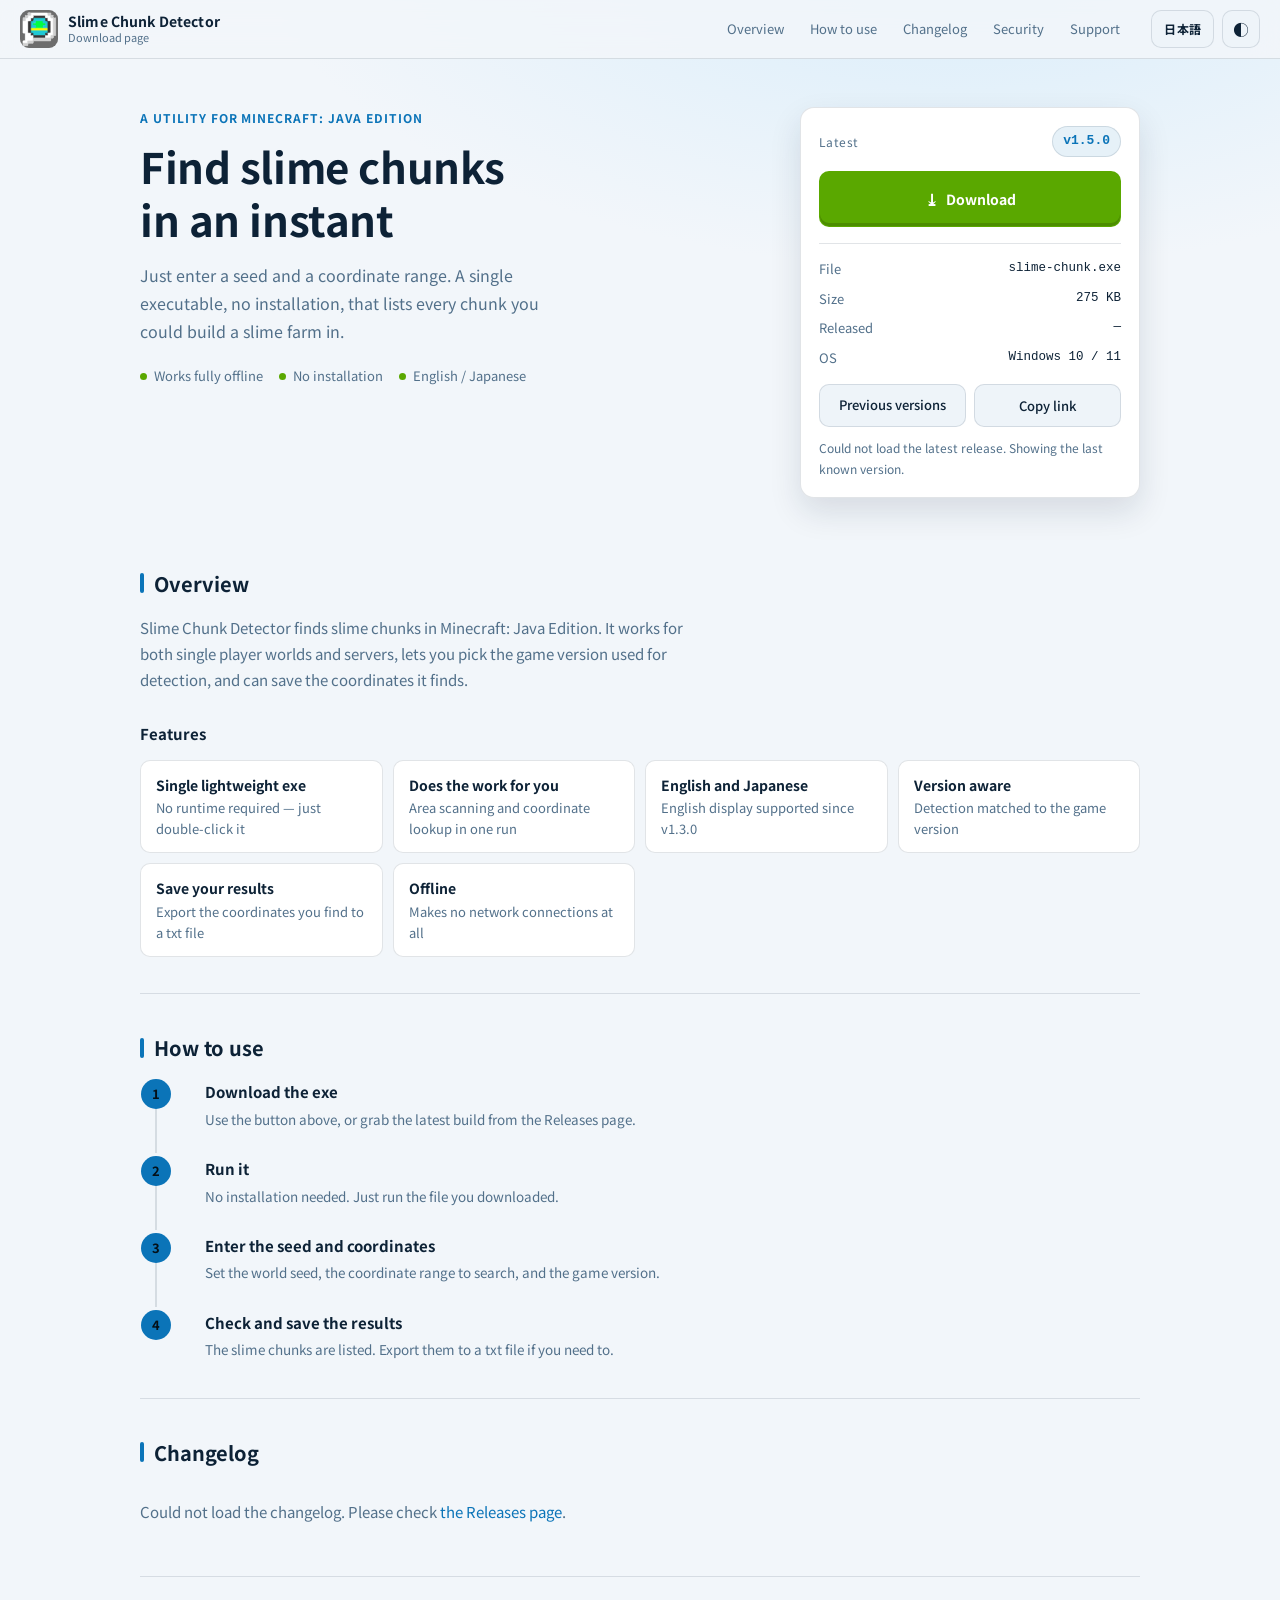
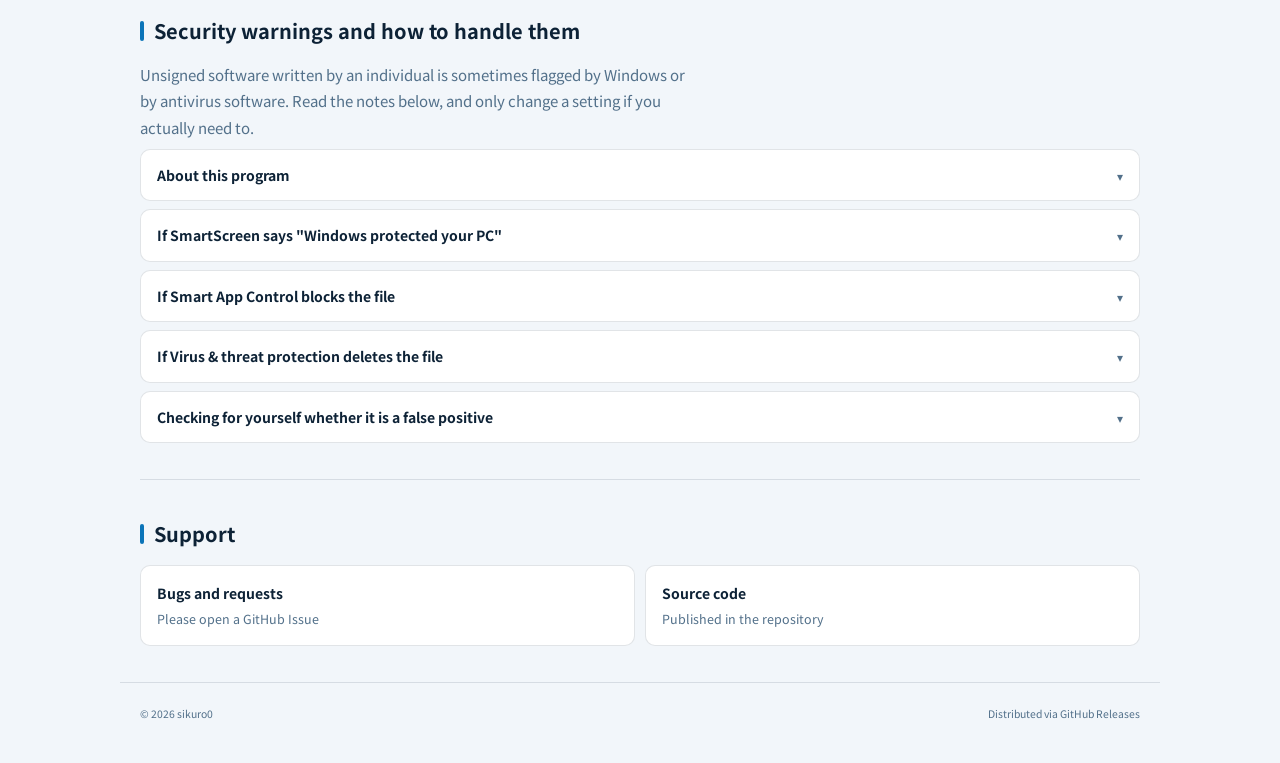
<file: index.html>
<!DOCTYPE html>
<html lang="ja" data-theme="dark">
<head>
  <meta charset="utf-8">
  <meta name="viewport" content="width=device-width,initial-scale=1,viewport-fit=cover">

  <!-- ============================================================
       ページ内の文章は assets/i18n.js から差し替えられます。
       文章を直すときは i18n.js のほうを編集してください。
       （このHTML内の日本語は、JSが読み込めなかったときの保険です）
       ============================================================ -->

  <title>Slime Chunk Detector 日本語版 | Minecraft スライムチャンク判定ツール</title>
  <meta name="description" content="Minecraft（マイクラ）のシード値と座標から、スライムチャンクを高速に自動判定する軽量ツールです。オフライン動作・日本語対応。GitHub Releases から無料でダウンロードできます。">
  <meta name="keywords" content="Minecraft, マイクラ, スライムチャンク, Slime Chunk Detector, slime chunk finder, スライムトラップ, シード値, ダウンロード">
  <meta name="robots" content="index,follow">
  <meta name="theme-color" content="#0a1626">

  <!-- Open Graph / Twitter -->
  <meta property="og:title" content="Slime Chunk Detector 日本語版 - ダウンロード">
  <meta property="og:description" content="Minecraft用のスライムチャンク判定ツール。オフラインで動作する軽量実行ファイルを GitHub Releases からダウンロードできます。">
  <meta property="og:type" content="website">
  <meta property="og:url" content="https://sikuro0.github.io/slime-chunk-Detector/">
  <meta property="og:site_name" content="Slime Chunk Detector">
  <meta name="twitter:card" content="summary">
  <link rel="canonical" href="https://sikuro0.github.io/slime-chunk-Detector/">

  <!-- 日本語ページと英語ページを同一URLで出し分けていることの明示 -->
  <link rel="alternate" hreflang="ja" href="https://sikuro0.github.io/slime-chunk-Detector/">
  <link rel="alternate" hreflang="en" href="https://sikuro0.github.io/slime-chunk-Detector/">
  <link rel="alternate" hreflang="x-default" href="https://sikuro0.github.io/slime-chunk-Detector/">

  <!-- アイコン -->
  <link rel="icon" href="./assets/favicon.ico" sizes="32x32">
  <link rel="icon" href="./assets/icon.svg" type="image/svg+xml">
  <link rel="icon" href="./assets/icon-192.png" type="image/png" sizes="192x192">
  <link rel="apple-touch-icon" href="./assets/apple-touch-icon.png">

  <link rel="preconnect" href="https://fonts.googleapis.com">
  <link rel="preconnect" href="https://fonts.gstatic.com" crossorigin>
  <link href="https://fonts.googleapis.com/css2?family=Press+Start+2P&family=Noto+Sans+JP:wght@400;500;700&display=swap" rel="stylesheet">

  <link rel="stylesheet" href="./assets/style.css?v=2">
</head>
<body>
<a class="skip-link" href="#main" data-i18n="skip">本文へスキップ</a>

<!-- ============================================================
     ヘッダー（固定）
     ============================================================ -->
<header class="site-header">
  <a class="brand" href="#top">
    <img class="brand-mark" src="./assets/icon.svg" alt="" width="38" height="38">
    <span class="brand-text">
      <strong>Slime Chunk Detector</strong>
      <small data-i18n="brand.sub">日本語版 配布ページ</small>
    </span>
  </a>

  <nav class="site-nav" aria-label="Section links">
    <a href="#overview"  data-i18n="nav.overview">概要</a>
    <a href="#usage"     data-i18n="nav.usage">使い方</a>
    <a href="#changelog" data-i18n="nav.changelog">更新履歴</a>
    <a href="#safety"    data-i18n="nav.safety">安全性</a>
    <a href="#support"   data-i18n="nav.support">サポート</a>
  </nav>

  <div class="header-actions">
    <button class="lang-toggle" id="langToggle" type="button" data-i18n-aria="lang.aria">
      <span id="langLabel" data-i18n="lang.other">EN</span>
    </button>
    <button class="theme-toggle" id="themeToggle" type="button" data-i18n-aria="theme.aria">
      <span aria-hidden="true">◐</span>
    </button>
  </div>
</header>

<main id="main">

  <!-- ============================================================
       ヒーロー（ダウンロード）
       ============================================================ -->
  <section class="hero" id="top">
    <div class="hero-body">
      <p class="eyebrow" data-i18n="hero.eyebrow">Minecraft Java Edition ユーティリティ</p>
      <h1 data-i18n="hero.title">スライムチャンクを<br>一瞬で見つける</h1>
      <p class="lead" data-i18n="hero.lead">
        シード値と座標を入れるだけ。インストール不要の単体 exe で、
        スライムトラップに使えるチャンクをまとめて判定します。
      </p>

      <ul class="hero-badges">
        <li><span class="dot"></span><span data-i18n="hero.badge1">完全オフライン動作</span></li>
        <li><span class="dot"></span><span data-i18n="hero.badge2">インストール不要</span></li>
        <li><span class="dot"></span><span data-i18n="hero.badge3">日本語 / English</span></li>
      </ul>
    </div>

    <!-- ダウンロードカード：中身は GitHub Releases から自動更新されます -->
    <div class="download-card" id="downloadCard">
      <div class="dl-head">
        <span class="dl-label" data-i18n="dl.label">最新版</span>
        <span class="chip" id="dlVersion">…</span>
      </div>

      <a class="btn btn-primary" id="downloadBtn" href="#" rel="noopener">
        <span class="btn-icon" aria-hidden="true">⤓</span>
        <span data-i18n="dl.button">ダウンロード</span>
      </a>

      <dl class="dl-meta">
        <div><dt data-i18n="dl.file">ファイル</dt><dd id="dlFileName">—</dd></div>
        <div><dt data-i18n="dl.size">サイズ</dt><dd id="dlSize">—</dd></div>
        <div><dt data-i18n="dl.date">公開日</dt><dd id="dlDate">—</dd></div>
        <div><dt data-i18n="dl.os">対応 OS</dt><dd data-i18n="dl.osValue">Windows 10 / 11</dd></div>
      </dl>

      <div class="dl-actions">
        <a class="btn btn-ghost" id="releasesLink" href="#" target="_blank" rel="noopener" data-i18n="dl.past">過去のバージョン</a>
        <button class="btn btn-ghost" id="copyLinkBtn" type="button" data-i18n="dl.copy">リンクをコピー</button>
      </div>

      <p class="dl-note" id="dlNote" role="status"></p>
    </div>
  </section>

  <div class="wrap">

    <!-- ============================================================
         概要・特徴
         ============================================================ -->
    <section class="section" id="overview">
      <h2 data-i18n="overview.h2">概要</h2>
      <p class="prose" data-i18n="overview.body">
        Slime Chunk Detector は、Minecraft（Java Edition）のスライムチャンクを判定するツールです。
        シングルプレイでもサーバーでも使え、ゲームバージョンを指定した判定と、
        見つかった座標の保存に対応しています。
      </p>

      <h3 data-i18n="overview.h3">特徴</h3>
      <!-- ▼ 項目を増やすときは <li> を足し、i18n.js に featN.t / featN.d を追加 -->
      <ul class="feature-grid">
        <li><strong data-i18n="feat1.t">軽量な単体 exe</strong><span data-i18n="feat1.d">ランタイム不要、ダブルクリックで起動</span></li>
        <li><strong data-i18n="feat2.t">多機能</strong><span data-i18n="feat2.d">範囲判定・座標検索をまとめて実行</span></li>
        <li><strong data-i18n="feat3.t">日本語対応</strong><span data-i18n="feat3.d">v1.3.0 から英語表示にも対応</span></li>
        <li><strong data-i18n="feat4.t">バージョン指定</strong><span data-i18n="feat4.d">ゲームバージョンごとの判定に対応</span></li>
        <li><strong data-i18n="feat5.t">結果を保存</strong><span data-i18n="feat5.d">発見した座標を txt に書き出し</span></li>
        <li><strong data-i18n="feat6.t">オフライン</strong><span data-i18n="feat6.d">ネットワーク通信は一切行いません</span></li>
      </ul>
    </section>

    <!-- ============================================================
         使い方
         ============================================================ -->
    <section class="section" id="usage">
      <h2 data-i18n="usage.h2">使い方</h2>
      <ol class="steps">
        <li>
          <h3 data-i18n="step1.t">exe をダウンロード</h3>
          <p data-i18n="step1.d">上のボタン、または Releases ページから最新版を取得します。</p>
        </li>
        <li>
          <h3 data-i18n="step2.t">exe を起動</h3>
          <p data-i18n="step2.d">インストールは不要です。保存したファイルをそのまま実行してください。</p>
        </li>
        <li>
          <h3 data-i18n="step3.t">シード値と座標を入力</h3>
          <p data-i18n="step3.d">ワールドのシード値、探索する座標の範囲、ゲームバージョンを指定します。</p>
        </li>
        <li>
          <h3 data-i18n="step4.t">結果を確認・保存</h3>
          <p data-i18n="step4.d">スライムチャンクの一覧が表示されます。必要なら txt に書き出せます。</p>
        </li>
      </ol>
    </section>

    <!-- ============================================================
         更新履歴（GitHub Releases のタイトルと公開日を自動表示）
         ============================================================ -->
    <section class="section" id="changelog">
      <h2 data-i18n="changelog.h2">更新履歴</h2>
      <div id="changelogList" class="changelog">
        <p class="muted" data-i18n="changelog.loading">読み込み中…</p>
      </div>
    </section>

    <!-- ============================================================
         安全性と警告への対処
         ============================================================ -->
    <section class="section" id="safety">
      <h2 data-i18n="safety.h2">安全性と警告への対処</h2>
      <p class="prose" data-i18n="safety.lead">
        署名のない個人製の exe は、Windows やウイルス対策ソフトに警告されることがあります。
        以下の内容を確認したうえで、必要な場合のみ設定を変更してください。
      </p>

      <!-- ▼ 項目を増やすときは <details> を足し、i18n.js に saN.* を追加 -->
      <details class="acc">
        <summary data-i18n="sa1.s">このプログラムについて</summary>
        <div class="acc-body">
          <p data-i18n="sa1.p">シード値からスライムチャンクを判定するだけの単機能ツールです。<strong>ネットワーク接続は行いません</strong>。ソースコードは GitHub リポジトリで公開しています。</p>
        </div>
      </details>

      <details class="acc">
        <summary data-i18n="sa2.s">SmartScreen の「WindowsによってPCが保護されました」が出る場合</summary>
        <div class="acc-body">
          <ol data-i18n="sa2.list"><li>警告画面の「詳細情報」をクリック</li><li>表示された「実行」をクリック</li></ol>
          <p class="note" data-i18n="sa2.note">ダウンロード数が少ない新しいファイルに出る警告です。配布元が信頼できるかを必ず確認してください。</p>
        </div>
      </details>

      <details class="acc">
        <summary data-i18n="sa3.s">Smart App Control でブロックされる場合</summary>
        <div class="acc-body">
          <p data-i18n="sa3.p">Windows 11 の Smart App Control は、署名されていない実行ファイルをブロックすることがあります。</p>
          <ol data-i18n="sa3.list"><li>「Windows セキュリティ」を開く</li><li>「アプリとブラウザー コントロール」を選択</li><li>「Smart App Control の設定」を開く</li><li>「オフ」に切り替える（再起動が必要）</li></ol>
          <p class="note" data-i18n="sa3.note">Windows の保護機能のため、自己責任で設定してください。一度オフにすると再度オンにはできません。</p>
        </div>
      </details>

      <details class="acc">
        <summary data-i18n="sa4.s">ウイルスと脅威の防止で削除される場合</summary>
        <div class="acc-body">
          <ol data-i18n="sa4.list"><li>「Windows セキュリティ」を開く</li><li>「ウイルスと脅威の防止」を選択</li><li>「設定の管理」をクリック</li><li>「除外の追加または削除」を選択</li><li>「除外の追加」→「ファイル」から exe を指定</li></ol>
          <p class="note" data-i18n="sa4.note">除外設定はセキュリティを弱める可能性があるため、必要な場合のみ設定してください。</p>
        </div>
      </details>

      <details class="acc">
        <summary data-i18n="sa5.s">誤検知かどうかを自分で確かめる</summary>
        <div class="acc-body">
          <ul data-i18n="sa5.list"><li>VirusTotal にファイルをアップロードしてスキャン結果を確認する</li><li>GitHub のソースコードを読んで動作を確認する</li><li>必要であればベンダーに誤検知として報告する</li></ul>
          <p class="note" data-i18n="sa5.note">疑わしい点があれば実行を中止し、Issue でご相談ください。</p>
        </div>
      </details>
    </section>

    <!-- ============================================================
         サポート
         ============================================================ -->
    <section class="section" id="support">
      <h2 data-i18n="support.h2">サポート</h2>
      <div class="link-cards">
        <a class="link-card" id="issuesLink" href="#" target="_blank" rel="noopener">
          <strong data-i18n="support.c1t">不具合報告・要望</strong>
          <span data-i18n="support.c1d">GitHub Issues に投稿してください</span>
        </a>
        <a class="link-card" id="repoLink" href="#" target="_blank" rel="noopener">
          <strong data-i18n="support.c2t">ソースコード</strong>
          <span data-i18n="support.c2d">リポジトリで公開しています</span>
        </a>
      </div>
    </section>

  </div>
</main>

<footer class="site-footer">
  <small id="footerCopyright">© 2026 sikuro0</small>
  <small data-i18n="footer.dist">配布: GitHub Releases</small>
</footer>

<!-- モバイル用の固定ダウンロードバー -->
<div class="mobile-bar" id="mobileBar" hidden>
  <div class="mobile-bar-info">
    <strong data-i18n="dl.label">最新版</strong>
    <span id="mobileVersion">—</span>
  </div>
  <a class="btn btn-primary" id="mobileDownloadBtn" href="#" rel="noopener" data-i18n="dl.button">ダウンロード</a>
</div>

<noscript>
  <div class="noscript" id="noscriptMsg">
    JavaScript が無効のため、最新版の情報を表示できません。
    <a href="https://github.com/sikuro0/slime-chunk-Detector/releases">GitHub Releases ページ</a>から直接ダウンロードしてください。
  </div>
</noscript>

<script src="./assets/config.js"></script>
<script src="./assets/i18n.js"></script>
<script src="./assets/app.js" defer></script>
<script src="./assets/config.js?v=2"></script>
<script src="./assets/i18n.js?v=2"></script>
<script src="./assets/app.js?v=2" defer></script>
</body>
</html>
</file>
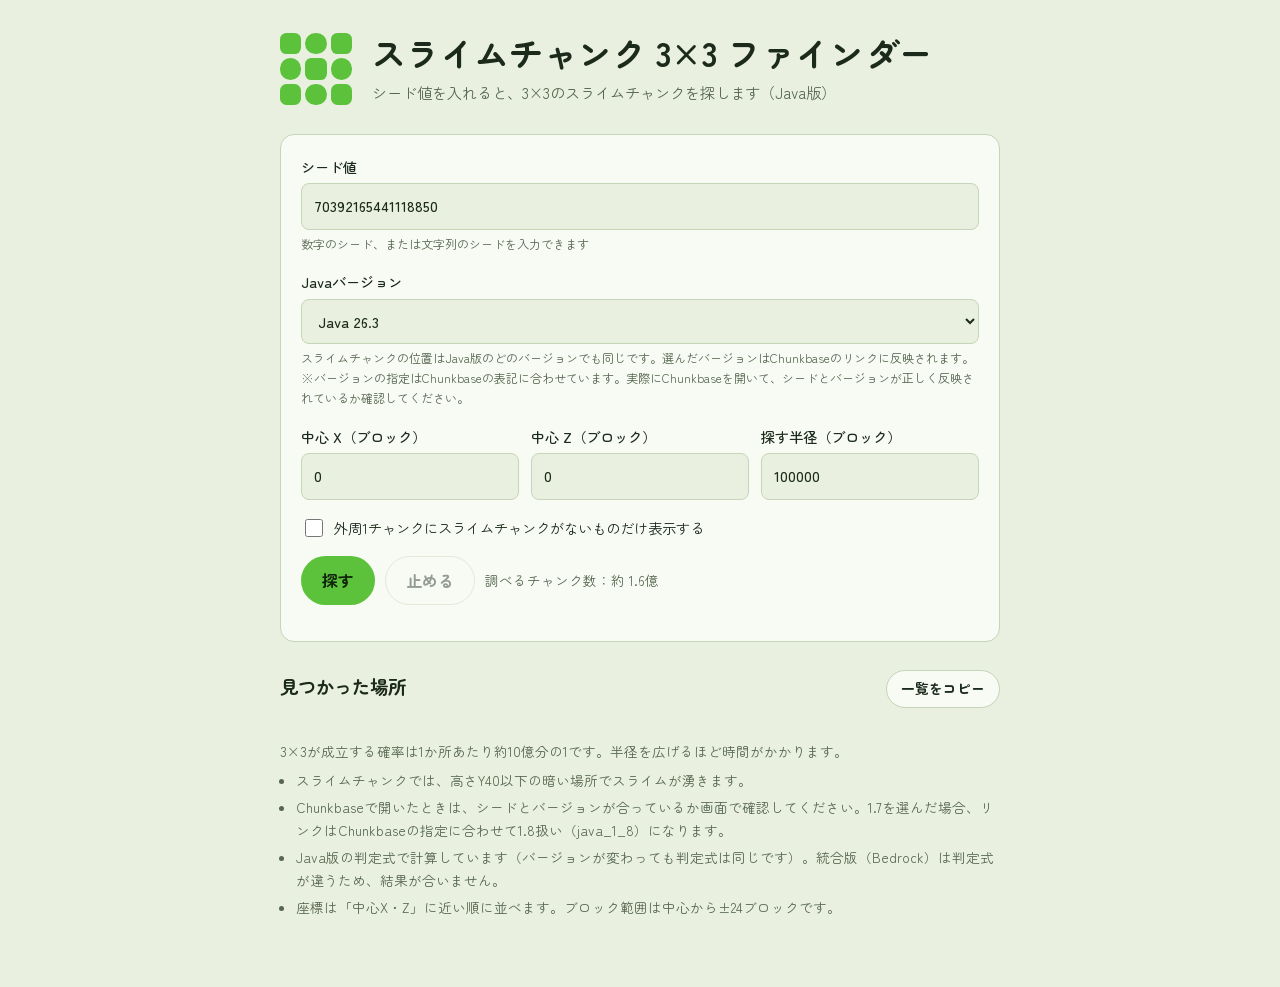
<file: src/early_versions/slime_finder.html>
<!DOCTYPE html>
<html lang="ja">
<head>
<meta charset="utf-8">
<meta name="viewport" content="width=device-width, initial-scale=1, viewport-fit=cover">
<title>スライムチャンク 3×3 ファインダー</title>
<link rel="preconnect" href="https://fonts.googleapis.com">
<link rel="stylesheet" href="https://fonts.googleapis.com/css2?family=Zen+Maru+Gothic:wght@400;500;700&display=swap">
<style>
:root {
  --bg: #e9f0df;
  --surface: #f8fbf3;
  --ink: #1b2a1a;
  --muted: #566650;
  --line: #c6d4b8;
  --slime: #5cc23c;
  --slime-ink: #10230b;
  --deep: #2d6a34;
  --cell-off: #dbe5cf;
  --focus: #1c6fd1;
  box-sizing: border-box;
  padding-top: env(safe-area-inset-top, 0px);
  padding-bottom: env(safe-area-inset-bottom, 0px);
}
@media (prefers-color-scheme: dark) {
  :root:not([data-theme="light"]) {
    --bg: #0f150e; --surface: #172015; --ink: #e3eedb; --muted: #94a88b;
    --line: #2b3a28; --slime: #7be05a; --slime-ink: #0d1b09; --deep: #8fd67b;
    --cell-off: #202c1d; --focus: #6fb0ff;
  }
}
:root[data-theme="dark"] {
  --bg: #0f150e; --surface: #172015; --ink: #e3eedb; --muted: #94a88b;
  --line: #2b3a28; --slime: #7be05a; --slime-ink: #0d1b09; --deep: #8fd67b;
  --cell-off: #202c1d; --focus: #6fb0ff;
}
html { height: 100%; scroll-padding-top: env(safe-area-inset-top, 0px); }
*, *::before, *::after { box-sizing: border-box; }
body {
  margin: 0; min-height: 100%;
  background: var(--bg); color: var(--ink);
  font-family: "Zen Maru Gothic", "Hiragino Maru Gothic ProN", "Hiragino Sans", "Yu Gothic", Meiryo, sans-serif;
  line-height: 1.7; font-size: 16px;
}
main { max-width: 760px; margin: 0 auto; padding: 32px 20px 64px; }
header { display: flex; gap: 20px; align-items: center; margin-bottom: 28px; }
.mark { display: grid; grid-template-columns: repeat(3, 1fr); gap: 4px; width: 72px; height: 72px; flex: none; }
.mark i { background: var(--slime); border-radius: 30%; }
.mark i:nth-child(2n) { border-radius: 50%; }
h1 { margin: 0; font-size: clamp(1.5rem, 5vw, 2.1rem); line-height: 1.25; font-weight: 700; letter-spacing: 0.01em; }
header p { margin: 6px 0 0; color: var(--muted); font-size: 0.95rem; }

form { background: var(--surface); border: 1px solid var(--line); border-radius: 14px; padding: 20px; display: grid; gap: 16px; }
.row { display: grid; grid-template-columns: 1fr 1fr 1fr; gap: 12px; }
label { display: grid; gap: 4px; font-size: 0.9rem; font-weight: 500; }
label small { font-weight: 400; color: var(--muted); }
input[type="text"], input[type="number"], select {
  width: 100%; font: inherit; font-variant-numeric: tabular-nums;
  padding: 10px 12px; border-radius: 8px; border: 1px solid var(--line);
  background: var(--bg); color: var(--ink);
}
input:focus-visible, button:focus-visible, a:focus-visible { outline: 3px solid var(--focus); outline-offset: 2px; }
.check { display: flex; align-items: center; gap: 8px; font-weight: 400; }
.check input { width: 18px; height: 18px; accent-color: var(--deep); }
.actions { display: flex; gap: 10px; align-items: center; flex-wrap: wrap; }
button, .btn {
  font: inherit; font-weight: 700; cursor: pointer; text-decoration: none;
  padding: 10px 20px; border-radius: 999px; border: 1px solid var(--line);
  background: var(--surface); color: var(--ink);
}
button.primary { background: var(--slime); color: var(--slime-ink); border-color: transparent; }
button.primary:hover { filter: brightness(1.06); }
button:disabled { opacity: 0.45; cursor: not-allowed; }
.est { color: var(--muted); font-size: 0.85rem; }

.progress { margin: 20px 0 4px; display: none; }
.progress.on { display: block; }
.bar { height: 8px; background: var(--cell-off); border-radius: 999px; overflow: hidden; }
.bar > div { height: 100%; width: 0; background: var(--slime); transition: width 0.15s linear; }
#status { margin: 6px 0 0; font-size: 0.9rem; color: var(--muted); font-variant-numeric: tabular-nums; }

.results-head { display: flex; justify-content: space-between; align-items: baseline; gap: 12px; flex-wrap: wrap; margin: 28px 0 8px; }
.results-head h2 { margin: 0; font-size: 1.15rem; }
.results-head button { padding: 6px 14px; font-size: 0.85rem; }
ol { list-style: none; margin: 0; padding: 0; }
.res { display: flex; gap: 16px; padding: 16px 0; border-top: 1px solid var(--line); align-items: flex-start; }
.res:last-child { border-bottom: 1px solid var(--line); }
.res canvas { flex: none; width: 110px; height: 110px; border-radius: 6px; }
.coord { font-size: 1.25rem; font-weight: 700; font-variant-numeric: tabular-nums; }
.sub { color: var(--muted); font-size: 0.88rem; font-variant-numeric: tabular-nums; margin-top: 2px; }
.tag { display: inline-block; font-size: 0.8rem; font-weight: 700; padding: 1px 10px; border-radius: 999px; margin-right: 6px; }
.tag.iso { background: var(--slime); color: var(--slime-ink); }
.tag.adj { background: var(--cell-off); color: var(--muted); }
.acts { display: flex; gap: 8px; flex-wrap: wrap; margin-top: 10px; }
.acts button, .acts a { padding: 5px 14px; font-size: 0.85rem; }
.empty { color: var(--muted); padding: 20px 0; }
.note { margin-top: 32px; color: var(--muted); font-size: 0.85rem; }
.note li { margin-bottom: 4px; }
.note ul { padding-left: 1.2em; margin: 6px 0 0; }
.err { color: #b3261e; font-size: 0.9rem; margin: 0; }
@media (prefers-color-scheme: dark) { :root:not([data-theme="light"]) .err { color: #ff9c92; } }
:root[data-theme="dark"] .err { color: #ff9c92; }
@media (max-width: 560px) {
  .row { grid-template-columns: 1fr; }
  .res { flex-direction: column; }
}
@media (prefers-reduced-motion: reduce) { .bar > div { transition: none; } }
</style>
</head>
<body>
<main>
  <header>
    <div class="mark" aria-hidden="true"><i></i><i></i><i></i><i></i><i></i><i></i><i></i><i></i><i></i></div>
    <div>
      <h1>スライムチャンク 3×3 ファインダー</h1>
      <p>シード値を入れると、3×3のスライムチャンクを探します（Java版）</p>
    </div>
  </header>

  <form id="form" autocomplete="off" onsubmit="return false">
    <label>シード値
      <input type="text" id="seed" inputmode="numeric" placeholder="例：70392165441118850" value="70392165441118850">
      <small>数字のシード、または文字列のシードを入力できます</small>
    </label>
    <label>Javaバージョン
      <select id="ver">
        <option value="26_3" selected>Java 26.3</option>
        <option value="26_2">Java 26.2</option>
        <option value="26_1">Java 26.1</option>
        <option value="1_21_9">Java 1.21.9 - 1.21.11</option>
        <option value="1_21_6">Java 1.21.6 - 1.21.8</option>
        <option value="1_21_5">Java 1.21.5</option>
        <option value="1_21_4">Java 1.21.4</option>
        <option value="1_21_2">Java 1.21.2 - 1.21.3</option>
        <option value="1_21">Java 1.21 - 1.21.1</option>
        <option value="1_20">Java 1.20</option>
        <option value="1_19_3">Java 1.19.3 - 1.19.4</option>
        <option value="1_19">Java 1.19 - 1.19.2</option>
        <option value="1_18">Java 1.18</option>
        <option value="1_17">Java 1.17</option>
        <option value="1_16">Java 1.16</option>
        <option value="1_15">Java 1.15</option>
        <option value="1_14">Java 1.14</option>
        <option value="1_13">Java 1.13</option>
        <option value="1_12">Java 1.12</option>
        <option value="1_11">Java 1.11</option>
        <option value="1_10">Java 1.10</option>
        <option value="1_9">Java 1.9</option>
        <option value="1_8">Java 1.8</option>
        <option value="1_8">Java 1.7（リンクは1.8扱い）</option>
      </select>
      <small>スライムチャンクの位置はJava版のどのバージョンでも同じです。選んだバージョンはChunkbaseのリンクに反映されます。※バージョンの指定はChunkbaseの表記に合わせています。実際にChunkbaseを開いて、シードとバージョンが正しく反映されているか確認してください。</small>
    </label>
    <div class="row">
      <label>中心 X（ブロック）<input type="number" id="cx" value="0" step="1"></label>
      <label>中心 Z（ブロック）<input type="number" id="cz" value="0" step="1"></label>
      <label>探す半径（ブロック）<input type="number" id="rad" value="100000" min="64" max="500000" step="1000"></label>
    </div>
    <label class="check"><input type="checkbox" id="iso"> 外周1チャンクにスライムチャンクがないものだけ表示する</label>
    <div class="actions">
      <button type="button" class="primary" id="go">探す</button>
      <button type="button" id="stop" disabled>止める</button>
      <span class="est" id="est"></span>
    </div>
    <p class="err" id="err" role="alert"></p>
  </form>

  <div class="progress" id="prog">
    <div class="bar"><div id="barfill"></div></div>
    <p id="status"></p>
  </div>

  <div class="results-head" id="rhead" hidden>
    <h2 id="rtitle">見つかった場所</h2>
    <button type="button" id="copyall">一覧をコピー</button>
  </div>
  <ol id="list"></ol>
  <p class="empty" id="empty" hidden>この範囲には見つかりませんでした。半径を広げてみてください。</p>

  <div class="note">
    3×3が成立する確率は1か所あたり約10億分の1です。半径を広げるほど時間がかかります。
    <ul>
      <li>スライムチャンクでは、高さY40以下の暗い場所でスライムが湧きます。</li>
      <li>Chunkbaseで開いたときは、シードとバージョンが合っているか画面で確認してください。1.7を選んだ場合、リンクはChunkbaseの指定に合わせて1.8扱い（java_1_8）になります。</li>
      <li>Java版の判定式で計算しています（バージョンが変わっても判定式は同じです）。統合版（Bedrock）は判定式が違うため、結果が合いません。</li>
      <li>座標は「中心X・Z」に近い順に並べます。ブロック範囲は中心から±24ブロックです。</li>
    </ul>
  </div>
</main>

<script>
/*CORE_START*/
const TWO24 = 16777216, TWO48 = 281474976710656;
const MH = 0x5DE, ML = 0xECE66D;
const KHI = 0x3a ^ 0x5DE, KLO = 0xd8025f ^ 0xECE66D;
let S48 = 0;

function setSeed(seedBig) { S48 = Number(BigInt.asUintN(48, seedBig)); }

function parseSeed(str) {
  str = str.trim();
  if (!str) return null;
  if (/^-?\d+$/.test(str)) {
    const b = BigInt(str);
    if (b >= -(2n ** 63n) && b <= 2n ** 63n - 1n) return b;
  }
  let h = 0;
  for (let i = 0; i < str.length; i++) h = (Math.imul(31, h) + str.charCodeAt(i)) | 0;
  return BigInt(h);
}

function xTerm(x) { return Math.imul(Math.imul(x, x), 0x4c1906) + Math.imul(x, 0x5ac0db); }
function zTerm(z) { return Math.imul(z, z) * 0x4307a7 + Math.imul(z, 0x5f24f); }

function slimeT(xt, zt) {
  let t = (S48 + xt + zt) % TWO48;
  if (t < 0) t += TWO48;
  let hi = Math.floor(t / TWO24);
  let lo = t - hi * TWO24;
  hi ^= KHI; lo ^= KLO;
  for (;;) {
    const p = lo * ML + 0xB;
    const nlo = p % TWO24;
    const carry = (p - nlo) / TWO24;
    hi = (hi * ML + lo * MH + carry) % TWO24;
    lo = nlo;
    const bits = hi * 128 + Math.floor(lo / 131072);
    const val = bits % 10;
    if (bits - val + 9 < 2147483648) return val === 0;
  }
}
function slimeAt(cx, cz) { return slimeT(xTerm(cx), zTerm(cz)); }

function isIsolated(cx, cz) {
  for (let a = -1; a <= 3; a++) for (let b = -1; b <= 3; b++) {
    if (a >= 0 && a < 3 && b >= 0 && b < 3) continue;
    if (slimeAt(cx + a, cz + b)) return false;
  }
  return true;
}
/*CORE_END*/

const $ = (id) => document.getElementById(id);
let running = false, cancel = false, found = [], lastArea = null;

function fmt(n) { return n.toLocaleString("ja-JP"); }

function area() {
  const X = Math.round(Number($("cx").value) || 0);
  const Z = Math.round(Number($("cz").value) || 0);
  let R = Math.round(Number($("rad").value) || 0);
  R = Math.max(64, Math.min(500000, R));
  const rc = Math.ceil(R / 16);
  return { X, Z, R, rc, ccx: Math.floor(X / 16), ccz: Math.floor(Z / 16) };
}

function updateEst() {
  const a = area();
  const cells = (2 * a.rc + 1) ** 2;
  $("est").textContent = "調べるチャンク数：約 " + (cells >= 1e8 ? (cells / 1e8).toFixed(1) + "億" : fmt(Math.round(cells / 1e4)) + "万");
}
["cx", "cz", "rad"].forEach((id) => $(id).addEventListener("input", updateEst));
updateEst();

function setBusy(b) {
  running = b;
  $("go").disabled = b; $("stop").disabled = !b;
  ["seed", "ver", "cx", "cz", "rad", "iso"].forEach((id) => ($(id).disabled = b));
}

function start() {
  $("err").textContent = "";
  const seed = parseSeed($("seed").value);
  if (seed === null) { $("err").textContent = "シード値を入力してください。"; return; }
  setSeed(seed);
  const a = area();
  lastArea = { ...a, seed: seed.toString(), ver: $("ver").value, verLabel: $("ver").options[$("ver").selectedIndex].text };
  found = [];
  $("list").innerHTML = ""; $("empty").hidden = true; $("rhead").hidden = true;
  $("prog").classList.add("on");
  setBusy(true); cancel = false;

  const x0 = a.ccx - a.rc, x1 = a.ccx + a.rc, z0 = a.ccz - a.rc, z1 = a.ccz + a.rc;
  const W = x1 - x0 + 1, H = z1 - z0 + 1;
  const xt = new Float64Array(W);
  for (let i = 0; i < W; i++) xt[i] = xTerm(x0 + i);
  let r0 = new Uint8Array(W), r1 = new Uint8Array(W), r2 = new Uint8Array(W);
  const fill = (z, arr) => { const zt = zTerm(z); for (let i = 0; i < W; i++) arr[i] = slimeT(xt[i], zt) ? 1 : 0; };
  fill(z0, r0); fill(z0 + 1, r1);
  let z = z0 + 2;
  const onlyIso = $("iso").checked;
  const t0 = performance.now();

  function step() {
    const tick = performance.now();
    while (z <= z1 && performance.now() - tick < 30 && !cancel) {
      fill(z, r2);
      for (let i = 0; i + 2 < W; i++) {
        if (r0[i] & r1[i] & r2[i] && r0[i + 1] & r1[i + 1] & r2[i + 1] && r0[i + 2] & r1[i + 2] & r2[i + 2]) {
          const cx = x0 + i, cz = z - 2;
          const iso = isIsolated(cx, cz);
          if (!onlyIso || iso) found.push({ cx, cz, iso });
        }
      }
      const tmp = r0; r0 = r1; r1 = r2; r2 = tmp;
      z++;
    }
    const done = Math.min(1, (z - z0) / H);
    $("barfill").style.width = (done * 100).toFixed(1) + "%";
    const sec = ((performance.now() - t0) / 1000).toFixed(1);
    $("status").textContent = (cancel ? "停止しました" : done >= 1 ? "完了しました" : "探索中…") +
      "　" + (done * 100).toFixed(1) + "%　見つかった数：" + found.length + "　経過 " + sec + "秒";
    if (z <= z1 && !cancel) { setTimeout(step, 0); } else { finish(); }
  }
  setTimeout(step, 0);
}

function chunkbaseUrl(x, zz) {
  return "https://www.chunkbase.com/apps/slime-finder#seed=" + lastArea.seed +
    "&platform=java_" + lastArea.ver + "&x=" + x + "&z=" + zz + "&zoom=0.75";
}

function copyText(text, btn) {
  const done = () => { if (!btn) return; const o = btn.textContent; btn.textContent = "コピーしました"; setTimeout(() => (btn.textContent = o), 1400); };
  const fallback = () => {
    const ta = document.createElement("textarea");
    ta.value = text; ta.style.position = "fixed"; ta.style.opacity = "0";
    document.body.appendChild(ta); ta.select();
    try { document.execCommand("copy"); done(); } catch (e) {}
    document.body.removeChild(ta);
  };
  if (navigator.clipboard && navigator.clipboard.writeText) navigator.clipboard.writeText(text).then(done, fallback);
  else fallback();
}

function drawMini(canvas, cx, cz) {
  const cs = getComputedStyle(document.documentElement);
  const on = cs.getPropertyValue("--slime").trim(), off = cs.getPropertyValue("--cell-off").trim();
  const line = cs.getPropertyValue("--deep").trim();
  const N = 11, S = 10, off0 = 4; // 11x11 chunks, 3x3 starts at index 4
  canvas.width = N * S; canvas.height = N * S;
  const g = canvas.getContext("2d");
  for (let i = 0; i < N; i++) for (let j = 0; j < N; j++) {
    g.fillStyle = slimeAt(cx - off0 + i, cz - off0 + j) ? on : off;
    g.fillRect(i * S, j * S, S - 1, S - 1);
  }
  g.strokeStyle = line; g.lineWidth = 2;
  g.strokeRect(off0 * S - 1, off0 * S - 1, 3 * S + 1, 3 * S + 1);
}

function finish() {
  setBusy(false);
  const a = lastArea;
  found.forEach((f) => {
    f.bx = f.cx * 16 + 24; f.bz = f.cz * 16 + 24;
    f.dist = Math.round(Math.hypot(f.bx - a.X, f.bz - a.Z));
  });
  found.sort((p, q) => p.dist - q.dist);
  $("rhead").hidden = false;
  $("empty").hidden = found.length > 0;
  const LIMIT = 50;
  $("rtitle").textContent = "見つかった場所：" + found.length + "か所" + (found.length > LIMIT ? "（近い順に" + LIMIT + "か所を表示）" : "（近い順）");
  const list = $("list"); list.innerHTML = "";
  found.slice(0, LIMIT).forEach((f) => {
    const li = document.createElement("li"); li.className = "res";
    const cv = document.createElement("canvas");
    cv.setAttribute("role", "img");
    cv.setAttribute("aria-label", "周辺のスライムチャンク地図。緑がスライムチャンク、枠が3×3");
    const info = document.createElement("div");
    info.innerHTML =
      '<div class="coord">X ' + fmt(f.bx) + ' / Z ' + fmt(f.bz) + '</div>' +
      '<div class="sub"><span class="tag ' + (f.iso ? "iso" : "adj") + '">' + (f.iso ? "外周もきれい" : "隣にスライムチャンクあり") + '</span>中心から約 ' + fmt(f.dist) + ' ブロック</div>' +
      '<div class="sub">チャンク X ' + f.cx + '〜' + (f.cx + 2) + ' / Z ' + f.cz + '〜' + (f.cz + 2) +
      '　ブロック X ' + fmt(f.cx * 16) + '〜' + fmt(f.cx * 16 + 47) + ' / Z ' + fmt(f.cz * 16) + '〜' + fmt(f.cz * 16 + 47) + '</div>';
    const acts = document.createElement("div"); acts.className = "acts";
    const b1 = document.createElement("button"); b1.type = "button"; b1.textContent = "座標をコピー";
    b1.onclick = () => copyText(f.bx + " " + f.bz, b1);
    const b2 = document.createElement("button"); b2.type = "button"; b2.textContent = "/tp コマンドをコピー";
    b2.onclick = () => copyText("/tp @s " + f.bx + " ~ " + f.bz, b2);
    const l = document.createElement("a"); l.className = "btn"; l.textContent = "Chunkbaseで開く";
    l.href = chunkbaseUrl(f.bx, f.bz); l.target = "_blank"; l.rel = "noopener noreferrer";
    acts.append(b1, b2, l); info.appendChild(acts);
    li.append(cv, info); list.appendChild(li);
    drawMini(cv, f.cx, f.cz);
  });
}

$("copyall").onclick = () => {
  const a = lastArea;
  const lines = ["シード: " + a.seed + "（" + a.verLabel + "）", "探索: 中心(" + a.X + ", " + a.Z + ") 半径" + a.R + "ブロック", ""];
  found.forEach((f, i) => lines.push((i + 1) + ". X " + f.bx + ", Z " + f.bz + "（" + (f.iso ? "外周もきれい" : "隣接あり") + "、距離約" + f.dist + "）"));
  copyText(lines.join("\n"), $("copyall"));
};
$("go").onclick = start;
$("stop").onclick = () => { cancel = true; };
</script>
</body>
</html>
</file>
<file: assets/style.css>
/* ============================================================
   Slime Chunk Detector 配布ページ スタイル
   色やサイズを変えたいときは、下の :root の変数だけ触れば
   ページ全体に反映されます。
   ============================================================ */

:root {
  /* ---- ダークテーマ（既定） ---- */
  --bg:            #0a1626;
  --bg-grad:       radial-gradient(1200px 600px at 75% -10%, #123a52 0%, transparent 60%);
  --surface:       #0f2338;
  --surface-2:     #14304a;
  --border:        rgba(255, 255, 255, .09);
  --border-strong: rgba(255, 255, 255, .16);
  --text:          #e8f2fb;
  --muted:         #9bb4cc;
  --accent:        #35b6ff;
  --accent-soft:   rgba(53, 182, 255, .14);
  --go:            #a8e85c;
  --go-text:       #0d2010;
  --shadow:        0 18px 40px rgba(0, 0, 0, .45);

  /* ---- 共通 ---- */
  --radius:   14px;
  --radius-s: 10px;
  --wrap:     1040px;
  --font:     "Noto Sans JP", system-ui, -apple-system, "Segoe UI", Roboto, sans-serif;
  --font-pixel: "Press Start 2P", monospace;
  --mono:     ui-monospace, SFMono-Regular, Menlo, Consolas, "Noto Sans Mono", monospace;
}

/* ---- ライトテーマ ---- */
[data-theme="light"] {
  --bg:            #f2f6fa;
  --bg-grad:       radial-gradient(1200px 600px at 75% -10%, #d6ecfa 0%, transparent 60%);
  --surface:       #ffffff;
  --surface-2:     #eef4f9;
  --border:        rgba(10, 35, 60, .12);
  --border-strong: rgba(10, 35, 60, .22);
  --text:          #0d2236;
  --muted:         #52708a;
  --accent:        #0b74b8;
  --accent-soft:   rgba(11, 116, 184, .10);
  --go:            #5aa800;
  --go-text:       #ffffff;
  --shadow:        0 14px 32px rgba(13, 34, 54, .12);
}

*, *::before, *::after { box-sizing: border-box; }

html { scroll-behavior: smooth; scroll-padding-top: 76px; }
@media (prefers-reduced-motion: reduce) { html { scroll-behavior: auto; } }

body {
  margin: 0;
  font-family: var(--font);
  font-size: 15px;
  line-height: 1.75;
  color: var(--text);
  background: var(--bg-grad), var(--bg);
  background-attachment: fixed;
  -webkit-text-size-adjust: 100%;
  padding-bottom: env(safe-area-inset-bottom);
}

a { color: var(--accent); text-decoration: none; }
a:hover { text-decoration: underline; }
:focus-visible { outline: 3px solid var(--accent); outline-offset: 2px; border-radius: 4px; }

.skip-link {
  position: absolute; left: -9999px; top: 0; z-index: 100;
  background: var(--accent); color: #041018; padding: 10px 16px; border-radius: 0 0 8px 0;
}
.skip-link:focus { left: 0; }

.wrap { max-width: var(--wrap); margin: 0 auto; padding: 0 20px; }
.muted { color: var(--muted); }

/* ============================================================
   ヘッダー
   ============================================================ */
.site-header {
  position: sticky; top: 0; z-index: 40;
  display: flex; align-items: center; gap: 12px;
  padding: 10px max(20px, env(safe-area-inset-left));
  background: color-mix(in srgb, var(--bg) 85%, transparent);
  backdrop-filter: blur(12px);
  border-bottom: 1px solid var(--border);
}
.brand { display: flex; align-items: center; gap: 10px; color: var(--text); flex-shrink: 0; }
.brand:hover { text-decoration: none; }
.brand-mark {
  width: 38px; height: 38px; display: grid; place-items: center; flex-shrink: 0;
  font-family: var(--font-pixel); font-size: 11px;
  color: var(--go-text); background: var(--go);
  border-radius: 9px; box-shadow: inset 0 -3px 0 rgba(0, 0, 0, .18);
}
img.brand-mark { background: none; box-shadow: none; object-fit: contain; }
.brand-text { display: flex; flex-direction: column; line-height: 1.25; }
.brand-text strong { font-size: 14px; letter-spacing: .01em; }
.brand-text small { font-size: 11px; color: var(--muted); }

.site-nav { display: flex; gap: 4px; margin-left: auto; }
.site-nav a {
  padding: 7px 11px; border-radius: 999px; font-size: 13px; color: var(--muted);
}
.site-nav a:hover { background: var(--accent-soft); color: var(--text); text-decoration: none; }

.header-actions { display: flex; align-items: center; gap: 8px; flex-shrink: 0; margin-left: 8px; }

.theme-toggle, .lang-toggle {
  height: 38px; border-radius: 10px; cursor: pointer;
  background: var(--surface-2); color: var(--text);
  border: 1px solid var(--border); font-family: inherit; line-height: 1;
}
.theme-toggle { width: 38px; font-size: 16px; }
.lang-toggle { padding: 0 12px; font-size: 12px; font-weight: 700; letter-spacing: .02em; }
.theme-toggle:hover, .lang-toggle:hover { border-color: var(--border-strong); }

/* ============================================================
   ヒーロー
   ============================================================ */
.hero {
  max-width: var(--wrap); margin: 0 auto; padding: 48px 20px 32px;
  display: grid; grid-template-columns: 1fr 340px; gap: 32px; align-items: start;
}
.eyebrow {
  margin: 0 0 12px; font-size: 12px; letter-spacing: .08em; text-transform: uppercase;
  color: var(--accent); font-weight: 700;
}
.hero h1 {
  margin: 0 0 16px; font-size: clamp(28px, 5vw, 42px); line-height: 1.25;
  font-weight: 700; letter-spacing: -.01em;
}
.lead { margin: 0 0 20px; font-size: 16px; color: var(--muted); max-width: 46ch; }

.hero-badges { display: flex; flex-wrap: wrap; gap: 8px 16px; margin: 0; padding: 0; list-style: none; }
.hero-badges li { display: flex; align-items: center; gap: 7px; font-size: 13px; color: var(--muted); }
.hero-badges .dot { width: 7px; height: 7px; border-radius: 50%; background: var(--go); flex-shrink: 0; }

/* ---- ダウンロードカード ---- */
.download-card {
  position: sticky; top: 72px;
  background: var(--surface); border: 1px solid var(--border);
  border-radius: var(--radius); box-shadow: var(--shadow); padding: 18px;
}
.dl-head { display: flex; align-items: center; justify-content: space-between; gap: 10px; margin-bottom: 14px; }
.dl-label { font-size: 12px; color: var(--muted); letter-spacing: .04em; }
.chip {
  font-family: var(--mono); font-size: 13px; font-weight: 700; color: var(--accent);
  background: var(--accent-soft); border: 1px solid var(--border);
  padding: 3px 10px; border-radius: 999px;
}

.btn {
  display: inline-flex; align-items: center; justify-content: center; gap: 8px;
  padding: 13px 18px; border-radius: var(--radius-s); border: 1px solid transparent;
  font-family: inherit; font-size: 14px; font-weight: 700; cursor: pointer;
  text-align: center; transition: transform .12s ease, filter .12s ease;
}
.btn:hover { text-decoration: none; filter: brightness(1.06); }
.btn:active { transform: translateY(1px); }
.btn-primary { width: 100%; background: var(--go); color: var(--go-text); box-shadow: inset 0 -3px 0 rgba(0, 0, 0, .16); }
.btn-icon { font-size: 16px; }
.btn-ghost {
  flex: 1; padding: 9px 12px; font-size: 13px; font-weight: 500;
  background: var(--surface-2); color: var(--text); border-color: var(--border);
}

.dl-meta {
  margin: 16px 0 0; padding: 14px 0 0; border-top: 1px solid var(--border);
  display: grid; gap: 7px; font-size: 13px;
}
.dl-meta > div { display: flex; justify-content: space-between; gap: 12px; }
.dl-meta dt { color: var(--muted); margin: 0; }
.dl-meta dd { margin: 0; font-family: var(--mono); font-size: 12.5px; text-align: right; word-break: break-all; }

.dl-actions { display: flex; gap: 8px; margin-top: 14px; }
.dl-note { margin: 10px 0 0; font-size: 12px; color: var(--muted); min-height: 1em; }

/* ============================================================
   セクション
   ============================================================ */
.section { padding: 36px 0; border-top: 1px solid var(--border); }
.section:first-child { border-top: 0; }
.section h2 {
  margin: 0 0 14px; font-size: 20px; font-weight: 700;
  display: flex; align-items: center; gap: 10px;
}
.section h2::before {
  content: ""; width: 4px; height: 20px; border-radius: 2px; background: var(--accent); flex-shrink: 0;
}
.section h3 { margin: 28px 0 12px; font-size: 15px; font-weight: 700; }
.prose { margin: 0 0 4px; color: var(--muted); max-width: 70ch; }

/* ---- 特徴 ---- */
.feature-grid {
  list-style: none; margin: 0; padding: 0;
  display: grid; grid-template-columns: repeat(auto-fit, minmax(230px, 1fr)); gap: 10px;
}
.feature-grid li {
  background: var(--surface); border: 1px solid var(--border); border-radius: var(--radius-s);
  padding: 13px 15px; font-size: 13px; color: var(--muted); line-height: 1.6;
}
.feature-grid strong { display: block; color: var(--text); font-size: 14px; margin-bottom: 2px; }

/* ---- 使い方 ---- */
.steps { list-style: none; margin: 0; padding: 0; counter-reset: step; }
.steps li {
  counter-increment: step; position: relative;
  padding: 0 0 22px 48px; border-left: 2px solid var(--border); margin-left: 15px;
}
.steps li:last-child { border-left-color: transparent; padding-bottom: 0; }
.steps li::before {
  content: counter(step);
  position: absolute; left: -16px; top: 0;
  width: 30px; height: 30px; display: grid; place-items: center;
  background: var(--accent); color: #041018;
  border-radius: 50%; font-size: 13px; font-weight: 700;
}
.steps h3 { margin: 3px 0 2px; font-size: 15px; }
.steps p { margin: 0; color: var(--muted); font-size: 13.5px; }

/* ---- 更新履歴 ---- */
.changelog { display: grid; gap: 10px; }
.release {
  background: var(--surface); border: 1px solid var(--border); border-radius: var(--radius-s);
  padding: 14px 16px;
}
.release-head { display: flex; align-items: center; gap: 10px; flex-wrap: wrap; margin-bottom: 0; }
.release-head .rel-title { font-size: 14px; font-weight: 700; color: var(--text); }
.release-head time { font-size: 12px; color: var(--muted); margin-left: auto; }
.release-head .latest {
  font-size: 11px; font-weight: 700; color: var(--go-text); background: var(--go);
  padding: 1px 8px; border-radius: 999px;
}

/* ---- アコーディオン ---- */
.acc {
  background: var(--surface); border: 1px solid var(--border);
  border-radius: var(--radius-s); margin-top: 8px; overflow: hidden;
}
.acc > summary {
  cursor: pointer; padding: 13px 16px; font-size: 14px; font-weight: 700; color: var(--text);
  display: flex; align-items: center; justify-content: space-between; gap: 12px;
  list-style: none;
}
.acc > summary::-webkit-details-marker { display: none; }
.acc > summary::after {
  content: "▾"; color: var(--muted); font-size: 12px; transition: transform .18s ease; flex-shrink: 0;
}
.acc[open] > summary::after { transform: rotate(180deg); }
.acc[open] > summary { border-bottom: 1px solid var(--border); }
.acc > summary:hover { background: var(--surface-2); }
.acc-body { padding: 14px 16px; font-size: 13.5px; color: var(--muted); }
.acc-body > :first-child { margin-top: 0; }
.acc-body > :last-child { margin-bottom: 0; }
.acc-body ol, .acc-body ul { padding-left: 1.3em; margin: 8px 0; }
.acc-body li { margin-bottom: 4px; }
.acc-body strong { color: var(--text); }
.acc-body .note {
  margin: 12px 0 0; padding: 9px 12px; font-size: 12.5px;
  background: var(--accent-soft); border-left: 3px solid var(--accent); border-radius: 0 6px 6px 0;
}

/* ---- サポートリンク ---- */
.link-cards { display: grid; grid-template-columns: repeat(auto-fit, minmax(230px, 1fr)); gap: 10px; }
.link-card {
  display: flex; flex-direction: column; gap: 2px; padding: 15px 16px;
  background: var(--surface); border: 1px solid var(--border); border-radius: var(--radius-s);
  color: var(--text);
}
.link-card:hover { border-color: var(--accent); text-decoration: none; }
.link-card strong { font-size: 14px; }
.link-card span { font-size: 12.5px; color: var(--muted); }

/* ============================================================
   フッター / モバイルバー
   ============================================================ */
.site-footer {
  max-width: var(--wrap); margin: 0 auto; padding: 22px 20px 40px;
  display: flex; gap: 12px; flex-wrap: wrap;
  border-top: 1px solid var(--border); color: var(--muted); font-size: 12.5px;
}
.site-footer small:last-child { margin-left: auto; }

.mobile-bar {
  position: fixed; left: 0; right: 0; bottom: 0; z-index: 45;
  display: flex; align-items: center; gap: 12px;
  padding: 10px 14px calc(10px + env(safe-area-inset-bottom));
  background: color-mix(in srgb, var(--bg) 92%, transparent);
  backdrop-filter: blur(12px); border-top: 1px solid var(--border);
}
.mobile-bar[hidden] { display: none; }
.mobile-bar-info { display: flex; flex-direction: column; line-height: 1.3; font-size: 12px; }
.mobile-bar-info strong { font-size: 11px; color: var(--muted); font-weight: 500; }
.mobile-bar-info span { font-family: var(--mono); font-weight: 700; }
.mobile-bar .btn-primary { width: auto; margin-left: auto; padding: 11px 20px; }

.noscript {
  margin: 16px 20px; padding: 14px 16px; font-size: 13px;
  background: var(--surface); border: 1px solid var(--accent); border-radius: var(--radius-s);
}

/* ============================================================
   レスポンシブ
   ============================================================ */
@media (max-width: 900px) {
  .site-nav { display: none; }
  .header-actions { margin-left: auto; }
  .hero { grid-template-columns: 1fr; padding: 32px 20px 24px; gap: 24px; }
  .download-card { position: static; }
}

@media (max-width: 600px) {
  body { font-size: 14.5px; }
  .hero { padding: 24px 16px 20px; }
  .hero h1 { font-size: 26px; }
  .wrap { padding: 0 16px; }
  .section { padding: 28px 0; }
  .site-footer { padding: 20px 16px 96px; }
  .dl-meta dd { font-size: 12px; }
  main { padding-bottom: 72px; }
}

@media print {
  .site-header, .mobile-bar, .theme-toggle, .lang-toggle, .dl-actions { display: none; }
}
</file>
